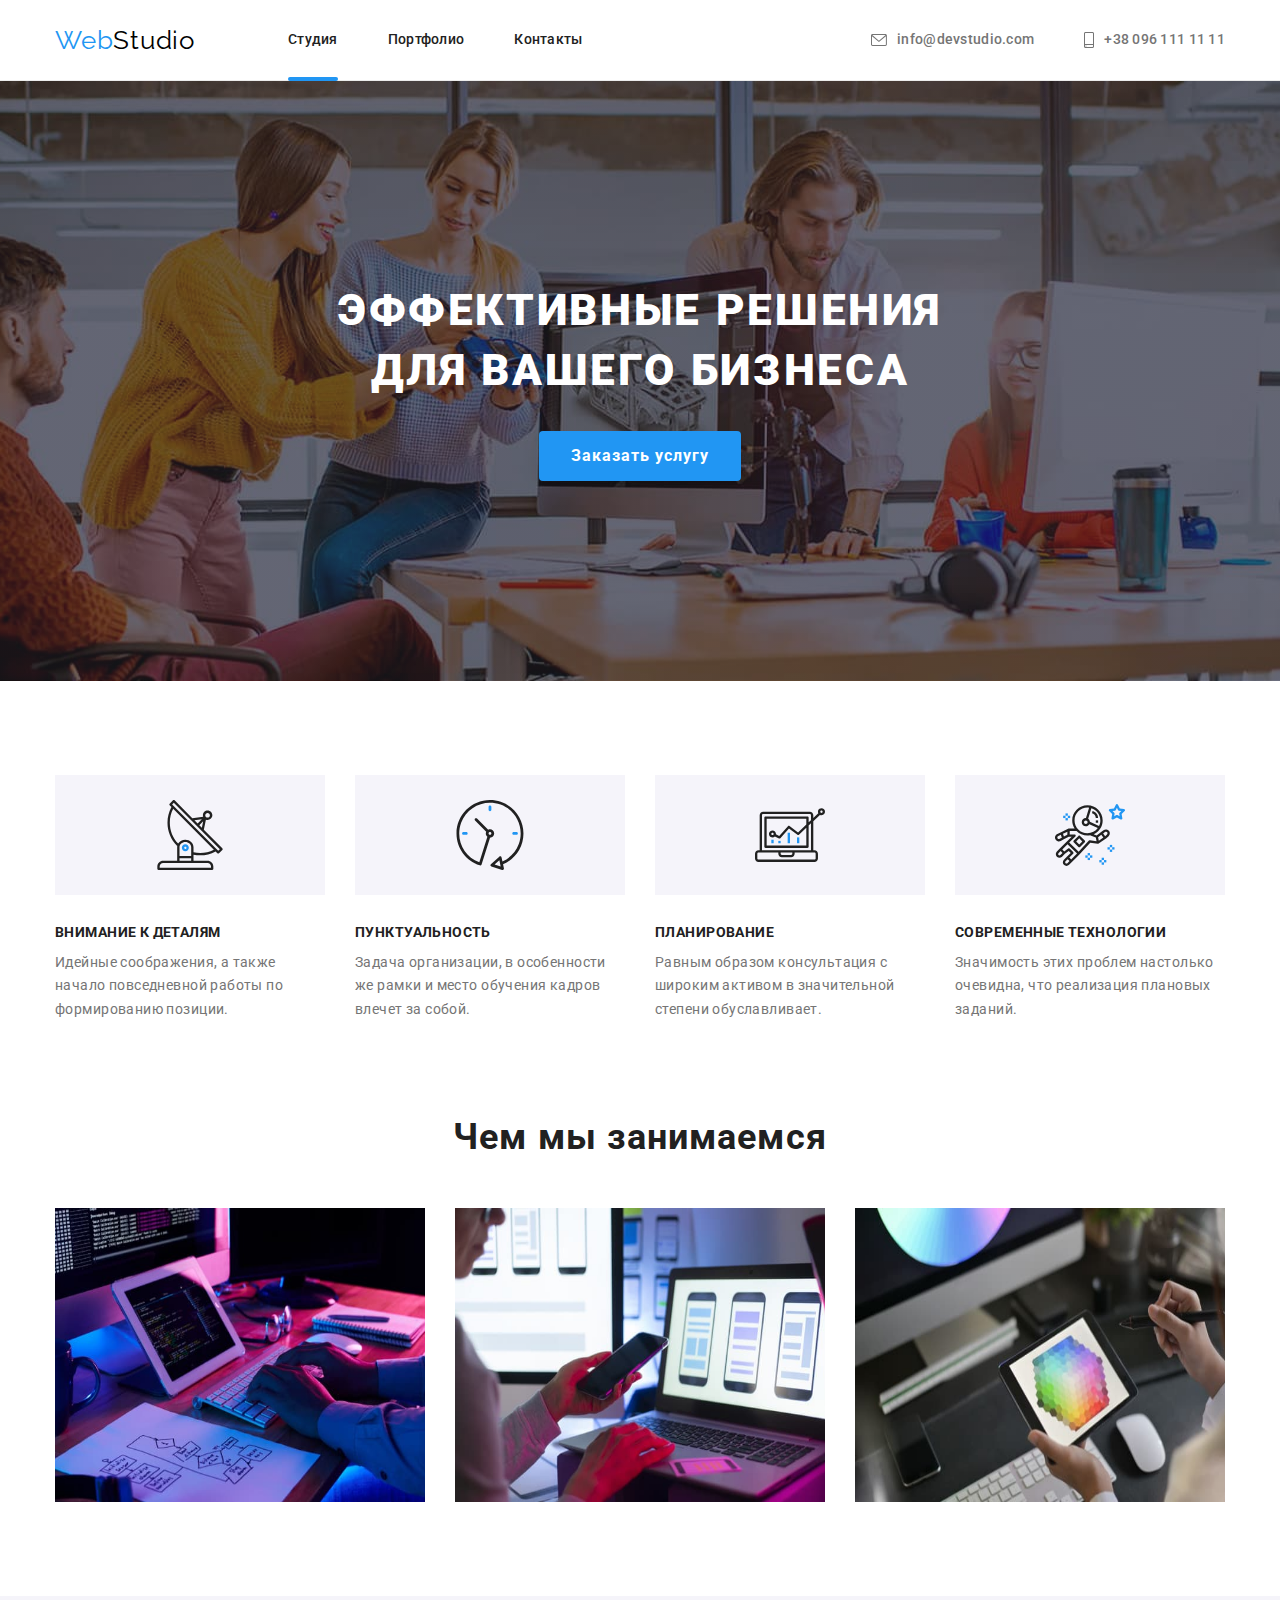
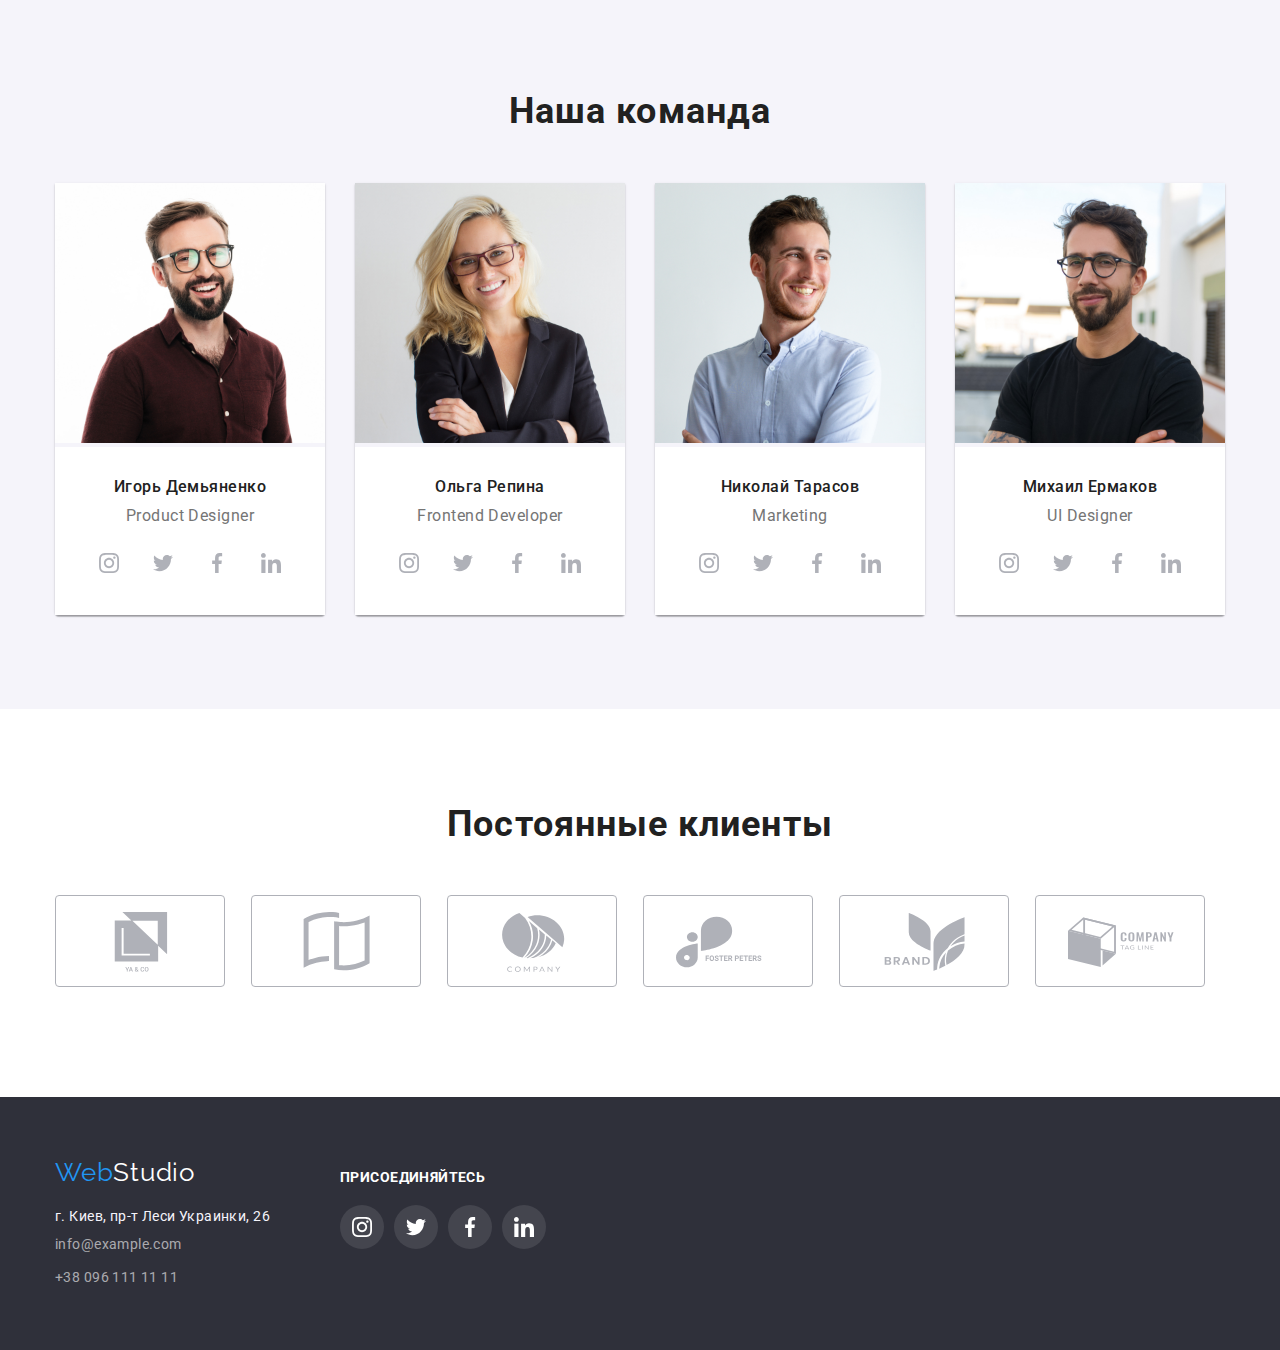
<file: index.html>
<!DOCTYPE html>
<html lang="ru">
  <head>
    <meta charset="UTF-8" />
    <meta http-equiv="X-UA-Compatible" content="IE=edge" />
    <meta name="viewport" content="width=device-width, initial-scale=1.0" />
    <title>goit-markup-hw-05</title>
    <link
      rel="stylesheet"
      href="https://cdnjs.cloudflare.com/ajax/libs/modern-normalize/1.1.0/modern-normalize.min.css"
    />
    <link rel="stylesheet" href="./css/style.css" />
    <link rel="preconnect" href="https://fonts.googleapis.com" />
    <link rel="preconnect" href="https://fonts.gstatic.com" crossorigin />
    <link
      href="https://fonts.googleapis.com/css2?family=Raleway:wght@700&family=Roboto:wght@400;500;700;900&display=swap"
      rel="stylesheet"
    />
  </head>
  <body>
    <header>
      <div class="container">
        <nav class="nav">
          <a href="index.html" class="link main-logo"
            ><span class="logo-highlighter">Web</span>Studio</a
          >
          <ul class="navbar list">
            <li class="nav-item">
              <a class="link current" href="./index.html"> Студия</a>
            </li>
            <li class="nav-item">
              <a class="link" href="./portfolio.html">Портфолио</a>
            </li>
            <li class="nav-item">
              <a class="link" href="#address">Контакты</a>
            </li>
          </ul>
        </nav>
        <div class="contacts">
          <ul class="contacts-list">
            <li>
              <a class="contacts-link" href="mailto:info@devstudio.com">
                <svg width="16" height="12" class="contacts-icon">
                  <use href="images/symbol-defs.svg#icon-mail"></use>
                </svg>
                info@devstudio.com
              </a>
            </li>
            <li>
              <a class="contacts-link" href="tel:+380961111111">
                <svg width="10" height="16" class="contacts-icon">
                  <use href="images/symbol-defs.svg#icon-phone"></use>
                </svg>
                +38 096 111 11 11
              </a>
            </li>
          </ul>
        </div>
      </div>
    </header>
    <main>
      <div class="backdrop is-hidden" data-modal>
        <div class="modal">
          <button class="close" data-modal-close></button>
        </div>
      </div>
      <main>
      <section class="hero">
        <div class="container">
          <h1 class="hero-titel">
            Эффективные решения <br />
            для вашего бизнеса
          </h1>
          <button class="button" type="button" data-modal-open>Заказать услугу</button>
        </div>
      </section>
      <section class="features">
        <div class="container">
          <ul class="feature list">
            <li class="feature-item">
              <div class="feature-item-box">
                <div class="feature-item-icon">
                  <svg width="70" height="70">
                    <use href="images/symbol-defs.svg#icon-antenna"></use>
                  </svg>
                </div>
                <div class="feature-box">
                  <h3 class="feature-name">Внимание к деталям</h3>
                  <p class="feature-description">
                    Идейные соображения, а также начало повседневной работы по
                    формированию позиции.
                  </p>
                </div>
              </div>
            </li>
            <li class="feature-item">
              <div class="feature-item-box">
                <div class="feature-item-icon">
                  <svg width="70" height="70">
                    <use href="images/symbol-defs.svg#icon-clock"></use>
                  </svg>
                </div>
                <h3 class="feature-name">Пунктуальность</h3>
                <p class="feature-description">
                  Задача организации, в особенности же рамки и место обучения
                  кадров влечет за собой.
                </p>
              </div>
            </li>
            <li class="feature-item">
              <div class="feature-item-box">
                <div class="feature-item-icon">
                  <svg width="70" height="70">
                    <use href="images/symbol-defs.svg#icon-diagram"></use>
                  </svg>
                </div>
                <h3 class="feature-name">Планирование</h3>
                <p class="feature-description">
                  Равным образом консультация с широким активом в значительной
                  степени обуславливает.
                </p>
              </div>
            </li>
            <li class="feature-item">
              <div class="feature-item-box">
                <div class="feature-item-icon">
                  <svg width="70" height="70">
                    <use href="images/symbol-defs.svg#icon-astronaut"></use>
                  </svg>
                </div>
                <h3 class="feature-name">Современные технологии</h3>
                <p class="feature-description">
                  Значимость этих проблем настолько очевидна, что реализация
                  плановых заданий.
                </p>
              </div>
            </li>
          </ul>
        </div>
      </section>
      <section class="our-mission">
        <div class="container">
          <h2 class="our-mission-name">Чем мы занимаемся</h2>
          <ul class="our-mission-image list">
            <li>
              <img
                src="images/workspacepc.jpg"
                alt="Workspace PC"
                width="370px"
                height="294px"
              />
            </li>
            <li>
              <img
                src="images/workspacephone.jpg"
                alt="Workspace Phone"
                width="370px"
                height="294px"
              />
            </li>
            <li>
              <img
                src="images/workspacetablet.jpg"
                alt="Workspace Tablet"
                width="370px"
                height="294px"
              />
            </li>
          </ul>
        </div>
      </section>
      <section class="our-team-section">
        <div class="container">
          <h2 class="our-team-name">Наша команда</h2>
          <ul class="our-team-list">
            <li class="our-team-member">
              <img
                src="images/productdesigner.jpg"
                alt="Product Designer Igor"
                width="270px"
              />
              <div class="member-data">
                <h3>Игорь Демьяненко</h3>
                <p>Product Designer</p>
                <div class="our-member-contacts">
                  <ul class="our-member-links">
                    <li>
                      <a href="https://instagram.com" class="link" target="_blank">
                      <svg class="our-member-links-icon" width="20" height="20">
                        <use
                          href="images/symbol-defs.svg#icon-instagram"
                        ></use>
                      </svg>
                    </a>
                    </li>
                    <li>
                      <a href="https://twitter.com" class="link" target="_blank">
                      <svg  class="our-member-links-icon" width="20" height="20">
                        <use href="images/symbol-defs.svg#icon-twitter"></use>
                      </svg>
                    </a>
                    </li>
                    <li>
                      <a href="https://facebook.com" class="link" target="_blank">
                      <svg  class="our-member-links-icon" width="20" height="20">
                        <use href="images/symbol-defs.svg#icon-facebook"></use>
                      </svg>
                    </a>
                    </li>
                    <li>
                      <a href="https://linkedin.com" class="link" target="_blank">
                      <svg  class="our-member-links-icon" width="20" height="20">
                        <use href="images/symbol-defs.svg#icon-linkedin"></use>
                      </svg>
                    </a>
                    </li>
                  </ul>
                </div>
              </div>
            </li>
            <li class="our-team-member">
              <img
                src="images/frontenddeveloper.jpg"
                alt="Frontend Developer Olga"
                width="270px"
              />
              <div class="member-data">
                <h3>Ольга Репина</h3>
                <p>Frontend Developer</p>
                <div class="our-member-contacts">
                  <ul class="our-member-links">
                    <li>
                      <a href="https://instagram.com" class="link" target="_blank">
                      <svg  class="our-member-links-icon" width="20" height="20">
                        <use
                          href="images/symbol-defs.svg#icon-instagram"
                        ></use>
                      </svg>
                      </a>
                    </li>
                    <li>
                      <a href="https://twitter.com" class="link" target="_blank">
                      <svg  class="our-member-links-icon" width="20" height="20">
                        <use href="images/symbol-defs.svg#icon-twitter"></use>
                      </svg>
                    </a>
                    </li>
                    <li>
                      <a href="https://facebook.com" class="link" target="_blank">
                      <svg  class="our-member-links-icon" width="20" height="20">
                        <use href="images/symbol-defs.svg#icon-facebook"></use>
                      </svg>
                    </a>
                    </li>
                    <li>
                      <a href="https://linkedin.com" class="link" target="_blank">
                      <svg  class="our-member-links-icon" width="20" height="20">
                        <use href="images/symbol-defs.svg#icon-linkedin"></use>
                      </svg>
                    </a>
                    </li>
                  </ul>
                </div>
              </div>
            </li>
            <li class="our-team-member">
              <img
                src="images/marketing.jpg"
                alt="Marketing Nikolai"
                width="270px"
              />
              <div class="member-data">
                <h3>Николай Тарасов</h3>
                <p>Marketing</p>
                <div class="our-member-contacts">
                  <ul class="our-member-links">
                    <li>
                      <a href="https://instagram.com" class="link" target="_blank">
                      <svg class="our-member-links-icon" width="20" height="20">
                        <use
                          href="images/symbol-defs.svg#icon-instagram"
                        ></use>
                      </a>
                      </svg>
                    </li>
                    <li>
                      <a href="https://twitter.com" class="link" target="_blank">
                      <svg class="our-member-links-icon" width="20" height="20">
                        <use href="images/symbol-defs.svg#icon-twitter"></use>
                      </svg>
                      </a>
                    </li>
                    <li>
                      <a href="https://facebook.com" class="link" target="_blank">
                      <svg class="our-member-links-icon" width="20" height="20">
                        <use href="images/symbol-defs.svg#icon-facebook"></use>
                      </svg>
                      </a>
                    </li>
                    <li>
                      <a href="https://linkedin.com" class="link" target="_blank">
                      <svg class="our-member-links-icon" width="20" height="20">
                        <use href="images/symbol-defs.svg#icon-linkedin"></use>
                      </svg>
                      </a>
                    </li>
                  </ul>
                </div>
              </div>
            </li>
            <li class="our-team-member">
              <img
                src="images/uidesigner.jpg"
                alt="UI Designer Michael"
                width="270px"
              />
              <div class="member-data">
                <h3>Михаил Ермаков</h3>
                <p>UI Designer</p>
                <div class="our-member-contacts">
                  <ul class="our-member-links">
                    <li>
                      <a href="https://instagram.com" class="link" target="_blank">
                      <svg class="our-member-links-icon" width="20" height="20">
                        <use
                          href="images/symbol-defs.svg#icon-instagram"
                        ></use>
                      </a>
                      </svg>
                    </li>
                    <li>
                      <a href="https://twitter.com" class="link" target="_blank">
                      <svg class="our-member-links-icon" width="20" height="20">
                        <use href="images/symbol-defs.svg#icon-twitter"></use>
                      </svg>
                      </a>
                    </li>
                    <li>
                      <a href="https://facebook.com" class="link" target="_blank">
                      <svg class="our-member-links-icon" width="20" height="20">
                        <use href="images/symbol-defs.svg#icon-facebook"></use>
                      </svg>
                      </a>
                    </li>
                    <li>
                      <a href="https://linkedin.com" class="link" target="_blank">
                      <svg class="our-member-links-icon" width="20" height="20">
                        <use href="images/symbol-defs.svg#icon-linkedin"></use>
                      </svg>
                      </a>
                    </li>
                  </ul>
                </div>
              </div>
            </li>
          </ul>
        </div>
      </section>
      <section class="our-clients-section">
        <div class="container">
          <h2 class="our-clients-name">Постоянные клиенты</h2>
          <ul class="our-clients-list">
<li>
  <a href="*" class="link" target="_blank">
    <svg class="our-clients-links-icon" width="106" height="60">
      <use href="images/symbol-defs.svg#icon-company1"></use>
    </svg>
    </a>
</li>
<li>
  <a href="*" class="link" target="_blank">
    <svg class="our-clients-links-icon" width="106" height="60">
      <use href="images/symbol-defs.svg#icon-company2"></use>
    </svg>
    </a>
</li>
<li>
  <a href="*" class="link" target="_blank">
    <svg class="our-clients-links-icon" width="106" height="60">
      <use href="images/symbol-defs.svg#icon-company3"></use>
    </svg>
    </a>
</li>
                            <li>
  <a href="*" class="link" target="_blank">
    <svg class="our-clients-links-icon" width="106" height="60">
      <use href="images/symbol-defs.svg#icon-company4"></use>
    </svg>
    </a>
</li>
<li>
  <a href="*" class="link" target="_blank">
    <svg class="our-clients-links-icon" width="106" height="60">
      <use href="images/symbol-defs.svg#icon-company5"></use>
    </svg>
    </a>
</li>
<li>
  <a href="*" class="link" target="_blank">
    <svg class="our-clients-links-icon" width="106" height="60">
      <use href="images/symbol-defs.svg#icon-company6"></use>
    </svg>
    </a>
</li>
          </ul>
            </div>
            </section>
    </main>
    <footer>
      <div class="container">
        <div class="footer-box">
        <div class="footer-contacts">
        <a href="index.html" class="main-logo-footer"
          ><span class="logo-highlighter">Web</span>Studio</a
        >
        <address class="address-footer">
          <p class="location">г. Киев, пр-т Леси Украинки, 26</p>
          <ul class="contacts-footer list">
            <li><a href="mailto:info@example.com">info@example.com</a></li>
            <li><a href="tel:+380961111111">+38 096 111 11 11</a></li>
          </ul>
        </address>
      </div>
        <div class="join-us">
          <h3>ПРИСОЕДИНЯЙТЕСЬ</h3>
          <ul class="our-social-links">
            <li>
              <a href="https://instagram.com" class="link" target="_blank">
              <svg class="our-links-icon" width="20" height="20">
                <use
                  href="images/symbol-defs.svg#icon-instagram"
                ></use>
              </a>
              </svg>
            </li>
            <li>
              <a href="https://twitter.com" class="link" target="_blank">
              <svg class="our-links-icon" width="20" height="20">
                <use href="images/symbol-defs.svg#icon-twitter"></use>
              </svg>
              </a>
            </li>
            <li>
              <a href="https://facebook.com" class="link" target="_blank">
              <svg class="our-links-icon" width="20" height="20">
                <use href="images/symbol-defs.svg#icon-facebook"></use>
              </svg>
              </a>
            </li>
            <li>
              <a href="https://linkedin.com" class="link" target="_blank">
              <svg class="our-links-icon" width="20" height="20">
                <use href="images/symbol-defs.svg#icon-linkedin"></use>
              </svg>
              </a>
            </li>
          </ul>
        </div>
      </div>
    </div>
    </li>
  </ul>
        </div>
      </div>
    </footer>
    <script src="./js/modal.js"></script>
  </body>
</html>
</file>
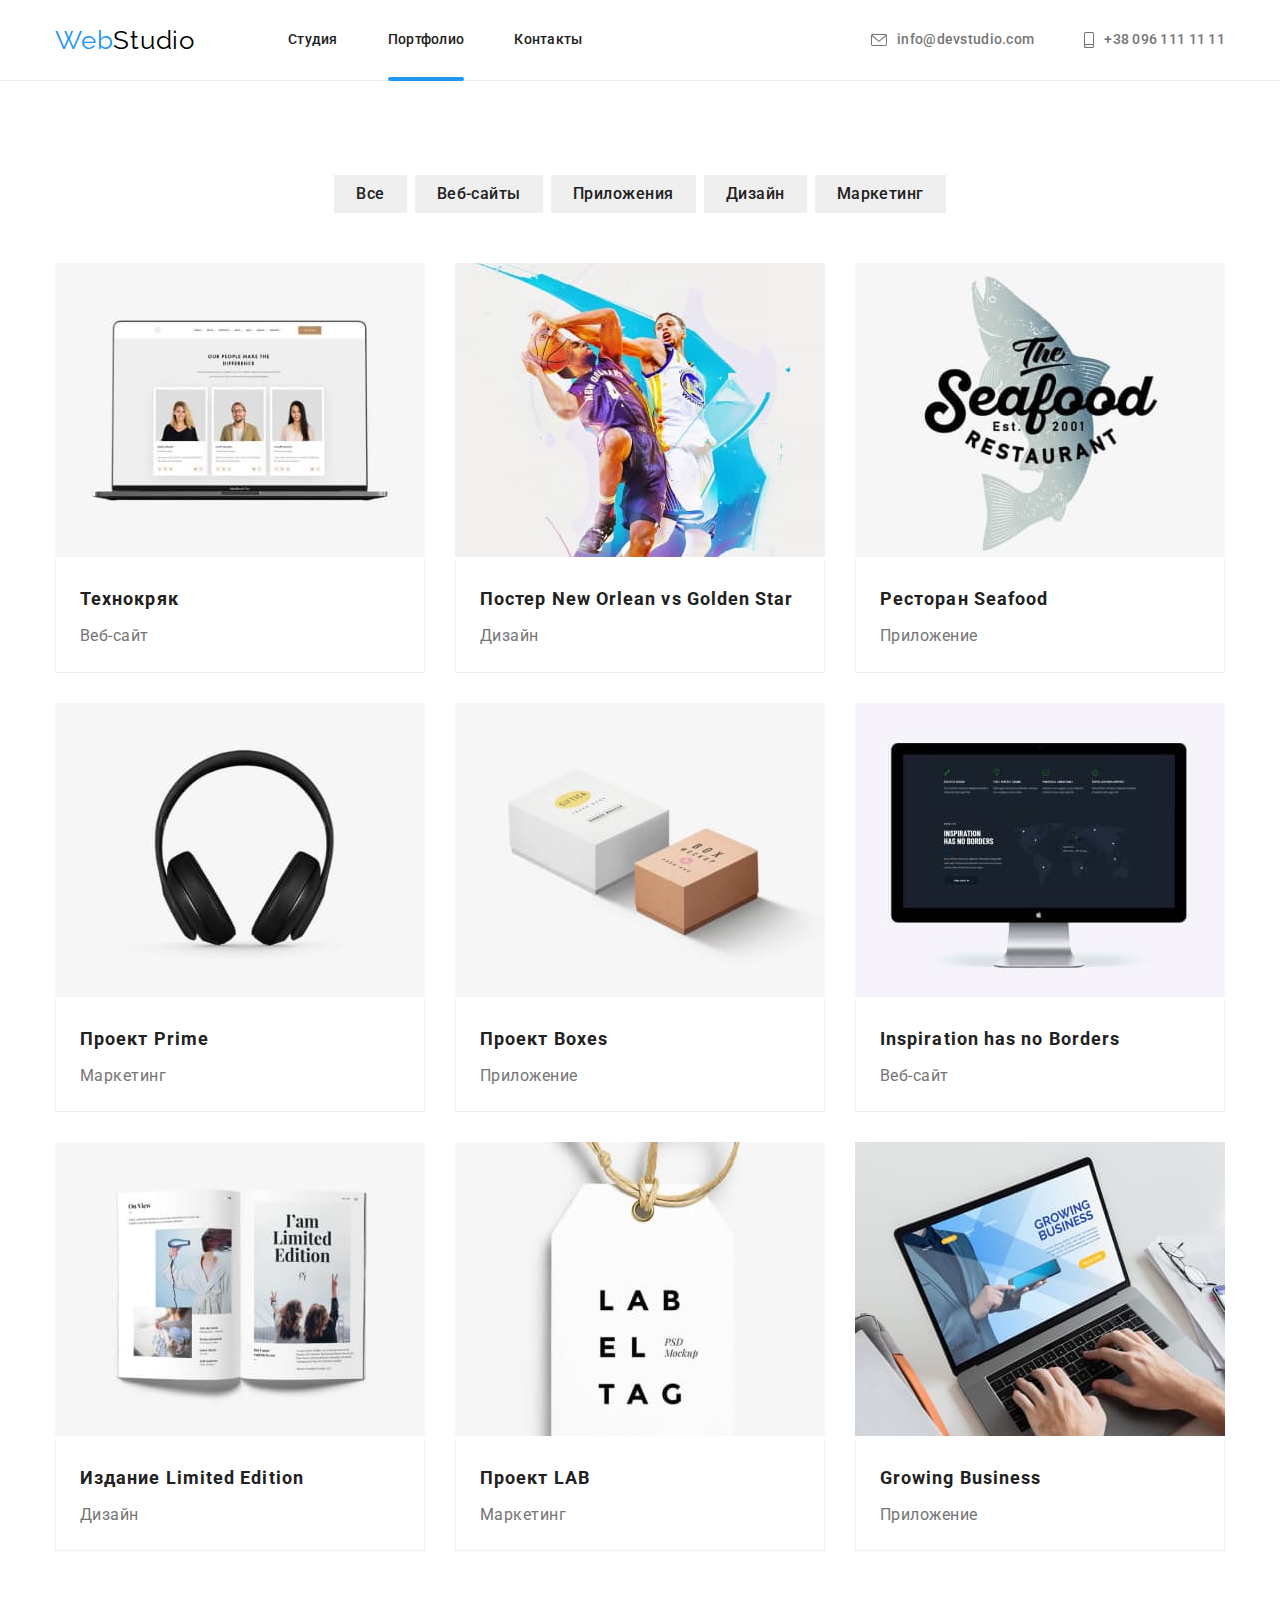
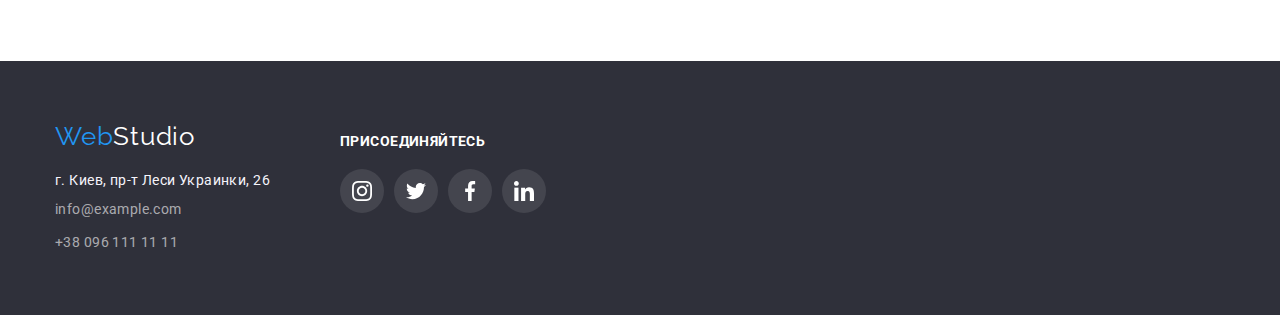
<file: portfolio.html>
<!DOCTYPE html>
<html lang="ru">
  <head>
    <meta charset="UTF-8" />
    <meta http-equiv="X-UA-Compatible" content="IE=edge" />
    <meta name="viewport" content="width=device-width, initial-scale=1.0" />
    <title>goit-markup-hw-05</title>
    <link
      rel="stylesheet"
      href="https://cdnjs.cloudflare.com/ajax/libs/modern-normalize/1.1.0/modern-normalize.min.css"
    />
    <link rel="stylesheet" href="./css/style.css" />
    <link rel="preconnect" href="https://fonts.googleapis.com" />
    <link rel="preconnect" href="https://fonts.gstatic.com" crossorigin />
    <link
      href="https://fonts.googleapis.com/css2?family=Raleway:wght@700&family=Roboto:wght@400;500;700;900&display=swap"
      rel="stylesheet"
    />
  </head>
  <body>
    <header>
      <div class="container">
        <nav class="nav">
          <a href="index.html" class="link main-logo"
            ><span class="logo-highlighter">Web</span>Studio</a
          >
          <ul class="navbar list">
            <li class="nav-item">
              <a class="link" href="./index.html"> Студия</a>
            </li>
            <li class="nav-item">
              <a class="link current" href="./portfolio.html">Портфолио</a>
            </li>
            <li class="nav-item">
              <a class="link" href="#address">Контакты</a>
            </li>
          </ul>
        </nav>
        <div class="contacts">
          <ul class="contacts-list">
            <li>
              <a class="contacts-link" href="mailto:info@devstudio.com">
                <svg width="16" height="12" class="contacts-icon">
                  <use href="images/symbol-defs.svg#icon-mail"></use>
                </svg>
                info@devstudio.com
              </a>
            </li>
            <li>
              <a class="contacts-link" href="tel:+380961111111">
                <svg width="10" height="16" class="contacts-icon">
                  <use href="images/symbol-defs.svg#icon-phone"></use>
                </svg>
                +38 096 111 11 11
              </a>
            </li>
          </ul>
        </div>
      </div>
    </header>
    <main>
      <section class="project-section">
        <div class="container">
          <ul class="portfolio-button list">
            <li>
              <button type="button" class="portfolio-button-filter">Все</button>
            </li>
            <li>
              <button type="button" class="portfolio-button-filter">
                Веб-сайты
              </button>
            </li>
            <li>
              <button type="button" class="portfolio-button-filter">
                Приложения
              </button>
            </li>
            <li>
              <button type="button" class="portfolio-button-filter">
                Дизайн
              </button>
            </li>
            <li>
              <button type="button" class="portfolio-button-filter">
                Маркетинг
              </button>
            </li>
          </ul>
          <ul class="projects list">
            <li>
              <div class="gallery-card-thumb">
                <img src="images/project1.jpg" alt="Project 1" width="370px" />
                <div class="gallery-card-info">
                  <p class="gallery-card-info-text">
                    Ресурс предлагает комплексные предложения с разным уровнем функционала и сервисов. Все это позволит посетителю получить исчерпывающие сведения о компании или частном лице.
                  </p>
              </div>
              </div>
              <div class="project-data">
                <h3>Технокряк</h3>
                <p>Веб-сайт</p>
              </div>
            </li>
            <li>
              <div class="gallery-card-thumb">
                <img src="images/project2.jpg" alt="Project 2" width="370px" />
                <div class="gallery-card-info">
                  <p class="gallery-card-info-text">
                    Ресурс предлагает комплексные предложения с разным уровнем функционала и сервисов. Все это позволит посетителю получить исчерпывающие сведения о компании или частном лице.
                  </p>
              </div>
              </div>
              <div class="project-data">
                <h3>Постер New Orlean vs Golden Star</h3>
                <p>Дизайн</p>
              </div>
            </li>
            <li>
              <div class="gallery-card-thumb">
                <img src="images/project3.jpg" alt="Project 3" width="370px" />
                <div class="gallery-card-info">
                  <p class="gallery-card-info-text">
                    Ресурс предлагает комплексные предложения с разным уровнем функционала и сервисов. Все это позволит посетителю получить исчерпывающие сведения о компании или частном лице.
                  </p>
              </div>
              </div>
              <div class="project-data">
                <h3>Ресторан Seafood</h3>
                <p>Приложение</p>
              </div>
            </li>
            <li>
              <div class="gallery-card-thumb">
                <img src="images/project4.jpg" alt="Project 4" width="370px" />
                <div class="gallery-card-info">
                  <p class="gallery-card-info-text">
                    Ресурс предлагает комплексные предложения с разным уровнем функционала и сервисов. Все это позволит посетителю получить исчерпывающие сведения о компании или частном лице.
                  </p>
              </div>
              </div>
              <div class="project-data">
                <h3>Проект Prime</h3>
                <p>Маркетинг</p>
              </div>
            </li>
            <li>
              <div class="gallery-card-thumb">
                <img src="images/project5.jpg" alt="Project 5" width="370px" />
                <div class="gallery-card-info">
                  <p class="gallery-card-info-text">
                    Ресурс предлагает комплексные предложения с разным уровнем функционала и сервисов. Все это позволит посетителю получить исчерпывающие сведения о компании или частном лице.
                  </p>
              </div>
              </div>
              <div class="project-data">
                <h3>Проект Boxes</h3>
                <p>Приложение</p>
              </div>
            </li>
            <li>
              <div class="gallery-card-thumb">
                <img src="images/project6.jpg" alt="Project 6" width="370px" />
                <div class="gallery-card-info">
                  <p class="gallery-card-info-text">
                    Ресурс предлагает комплексные предложения с разным уровнем функционала и сервисов. Все это позволит посетителю получить исчерпывающие сведения о компании или частном лице.
                  </p>
              </div>
              </div>
              <div class="project-data">
                <h3>Inspiration has no Borders</h3>
                <p>Веб-сайт</p>
              </div>
            </li>
            <li>
              <div class="gallery-card-thumb">
                <img src="images/project7.jpg" alt="Project 7" width="370px" />
                <div class="gallery-card-info">
                  <p class="gallery-card-info-text">
                    Ресурс предлагает комплексные предложения с разным уровнем функционала и сервисов. Все это позволит посетителю получить исчерпывающие сведения о компании или частном лице.
                  </p>
              </div>
              </div>
              <div class="project-data">
                <h3>Издание Limited Edition</h3>
                <p>Дизайн</p>
              </div>
            </li>
            <li>
              <div class="gallery-card-thumb">
                <img src="images/project8.jpg" alt="Project 8" width="370px" />
                <div class="gallery-card-info">
                  <p class="gallery-card-info-text">
                    Ресурс предлагает комплексные предложения с разным уровнем функционала и сервисов. Все это позволит посетителю получить исчерпывающие сведения о компании или частном лице.
                  </p>
              </div>
              </div>
              <div class="project-data">
                <h3>Проект LAB</h3>
                <p>Маркетинг</p>
              </div>
            </li>
            <li>
              <div class="gallery-card-thumb">
                <img src="images/project9.jpg" alt="Project 9" width="370px" />
                <div class="gallery-card-info">
                  <p class="gallery-card-info-text">
                    Ресурс предлагает комплексные предложения с разным уровнем функционала и сервисов. Все это позволит посетителю получить исчерпывающие сведения о компании или частном лице.
                  </p>
              </div>
              </div>
              <div class="project-data">
                <h3>Growing Business</h3>
                <p>Приложение</p>
              </div>
            </li>
          </ul>
        </div>
      </section>
    </main>
    <footer>
      <div class="container">
        <div class="footer-box">
        <div class="footer-contacts">
        <a href="index.html" class="main-logo-footer"
          ><span class="logo-highlighter">Web</span>Studio</a
        >
        <address class="address-footer">
          <p class="location">г. Киев, пр-т Леси Украинки, 26</p>
          <ul class="contacts-footer list">
            <li><a href="mailto:info@example.com">info@example.com</a></li>
            <li><a href="tel:+380961111111">+38 096 111 11 11</a></li>
          </ul>
        </address>
      </div>
        <div class="join-us">
          <h3>ПРИСОЕДИНЯЙТЕСЬ</h3>
          <ul class="our-social-links">
            <li>
              <a href="https://instagram.com" class="link" target="_blank">
              <svg class="our-links-icon" width="20" height="20">
                <use
                  href="images/symbol-defs.svg#icon-instagram"
                ></use>
              </a>
              </svg>
            </li>
            <li>
              <a href="https://twitter.com" class="link" target="_blank">
              <svg class="our-links-icon" width="20" height="20">
                <use href="images/symbol-defs.svg#icon-twitter"></use>
              </svg>
              </a>
            </li>
            <li>
              <a href="https://facebook.com" class="link" target="_blank">
              <svg class="our-links-icon" width="20" height="20">
                <use href="images/symbol-defs.svg#icon-facebook"></use>
              </svg>
              </a>
            </li>
            <li>
              <a href="https://linkedin.com" class="link" target="_blank">
              <svg class="our-links-icon" width="20" height="20">
                <use href="images/symbol-defs.svg#icon-linkedin"></use>
              </svg>
              </a>
            </li>
          </ul>
        </div>
      </div>
    </div>
    </li>
  </ul>
        </div>
      </div>
    </footer>
  </body>
</html>
</file>
<file: css/style.css>
/* Global styles */

:root {
  --primary-text-color: #757575;
  --primary-bg-color: #ffffff;
  --secondary-bg-color: #f5f4fa;
  --footer-hero-bg-color: #2f303a;
  --titel-link-color: #212121;
  --secondary-link-color: #757575;
  --accent-color: #2196f3;
  --logo-up-color: #000000;
  --logo-down-color: #ffffff;
  --address-color: #ffffff;
  --address-secondary-color: rgba(255, 255, 255, 0.6);
  --client-company-icon: #afb1b8;
}

body {
  background-color: #fff;
  font-family: "Roboto", "Raleway", sans-serif;
  color: var(--primary-text-color);
}

a {
  text-decoration: none;
}

.list {
  list-style-type: none;
}

.hero,
footer {
  background-color: var(--footer-hero-bg-color);
}

.container {
  margin-right: auto;
  margin-left: auto;
  width: 1200px;
  padding-left: 15px;
  padding-right: 15px;
}

.container h1{
  padding-bottom: 30px;
}


/* Header styles */

header {
  border-bottom: 1px solid #ececec;
}

header > .container {
  display: flex;
  justify-content: space-between;
  align-items: center;
}

nav {
  display: flex;
  align-items: center;
}

.nav > .list {
  display: flex;
  justify-content: space-between;
}

.main-logo {
  font-family: Raleway;
  font-weight: normal;
  font-size: 26px;
  line-height: 1.19;
  letter-spacing: 0.03em;
  color: var(--logo-up-color);

  margin-right: 93px;
}

.logo-highlighter {
  color: var(--accent-color);
}

.navbar {
  display: flex;
  padding: 0px;
  margin: 0px;
}

.nav-item:not(:last-child) {
  margin-right: 50px;
}

.nav-item a {
  font-weight: 500;
  font-size: 14px;
  line-height: 1.14;
  letter-spacing: 0.02em;
  color: var(--titel-link-color);

  display: block;
  padding-top: 32px;
  padding-bottom: 32px;
  position: relative;
}

.nav-item a:hover,
.nav-item a:focus,
.contacts a:hover,
.contacts a:focus,
.contacts-footer a:hover,
.contacts-footer a:focus {
  color: var(--accent-color);

  transition: 250ms cubic-bezier(0.4, 0, 0.2, 1);
}

.nav > .navbar .link.current::after {
  content: "";
  position: absolute;
  bottom: -1px;
  left: 0;
  opacity: 1;
  width: 100%;
  height: 4px;
  background-color: var(--accent-color);
  border-radius: 2px;

}

.nav-item a::after {
  content: "";
  bottom: -1px;
  left: 0;
  width: 100%;
  height: 4px;
  background-color: var(--accent-color);
  border-radius: 2px;
  position: absolute;
  opacity: 0;

  transition: 250ms cubic-bezier(0.4, 0, 0.2, 1);
}

.nav-item a:hover::after {
  opacity: 1;

  transition: 250ms cubic-bezier(0.4, 0, 0.2, 1);
}

.contacts {
  display: flex;
}

.contacts a {
  font-size: 14px;
  line-height: 1.14;
  letter-spacing: 0.02em;
  color: var(--primary-text-color);
  font-weight: 500;

  padding-top: 32px;
  padding-bottom: 32px;
}

.contacts-list li:not(:last-child) {
  margin-right: 50px;
}

.contacts-icon {
  margin-right: 10px;

  fill: var(--primary-text-color);
}

.contacts-list {
  display: flex;
  list-style-type: none;
  margin: 0px;
  padding: 0px;
}

.contacts-list a {
  display: flex;
  align-items: center;
}

.contacts-link:hover .contacts-icon {
  fill: var(--accent-color);

  transition: 250ms cubic-bezier(0.4, 0, 0.2, 1);
}

.contacts-link:focus .contacts-icon {
  fill: var(--accent-color);

  transition: 250ms cubic-bezier(0.4, 0, 0.2, 1);
}

/* Hero styles */

.hero {
  padding-top: 200px;
  padding-bottom: 200px;

  background-image: linear-gradient(
      to right,
      rgba(47, 48, 58, 0.4),
      rgba(47, 48, 58, 0.4)
    ),
    url(../images/herobackground.jpg);
  background-size: cover;
  background-position: center;
  max-width: 1600px;
  margin: auto;
}

.hero > .container {
  display: flex;
  justify-content: center;
  flex-direction: column;
  align-items: center;
}

.hero h1 {
  font-weight: 900;
  font-size: 44px;
  line-height: 1.36;
  text-align: center;
  letter-spacing: 0.06em;
  text-transform: uppercase;
  color: var(--primary-bg-color);

  width: 696px;
  margin: 0px;
}

.order {
  font-weight: bold;
  font-size: 16px;
  line-height: 1.88;
  display: flex;
  align-items: center;
  text-align: center;
  letter-spacing: 0.06em;
  cursor: pointer;
  color: var(--primary-bg-color);
  background: var(--accent-color);
  border: none;
  border-radius: 4px;

  margin-top: 30px;
  padding: 10px 32px;
}

.backdrop {
  top: 0;
  left: 0;
  width: 100%;
  height: 100%;
  background-color: rgba(0, 0, 0, 0.2);

  transition: 250ms cubic-bezier(0.4, 0, 0.2, 1);
}

.backdrop.is-hidden {
  opacity: 0;
  pointer-events: none;
}

.modal {
  position: absolute;
  z-index: 999;
  top: 50%;
  left: 50%;
  transform: translate(-50%, -50%);
  display: flex;
  justify-content: flex-end;
  align-items: flex-start;
  opacity: 1;

  min-height: 581px;
  min-width: 528px;
  background-color: #fff;

}


.close {
  min-width: 30px;
  min-height: 30px;
  padding: 0;
  border: none;
  margin-top: 8px;
  margin-right: 8px;
  background-color: transparent;
  background-image: url(../images/close.svg);
}

.button {
  padding: 10px 32px;
  border: none;
  border-radius: 4px;
  box-shadow: 0px 4px 4px rgba(0, 0, 0, 0.15);

  color: var(--primary-bg-color);
  background-color: var(--accent-color);

  font-family: inherit;
  font-weight: 700;
  font-size: 16px;
  line-height: 1.87;
  letter-spacing: 0.06em;

  transition: color 250ms cubic-bezier(0.4, 0, 0.2, 1);
  background-color: 250ms cubic-bezier(0.4, 0, 0.2, 1);
}

/* Features styles */

.project-section {
  padding: 94px 0px 94px;
}

.container .portfolio-button {
  padding: 0px;
  margin: 0px;
  display: flex;
  justify-content: center;
}

.features {
  padding-top: 94px;
  padding-bottom: 94px;
}

.feature {
  display: flex;
  justify-content: space-between;
  margin: 0px;
  padding: 0px;
}

.our-member-links {
  display: flex;
  list-style-type: none;
  margin: auto;
  padding: 0px;
  justify-content: center;
}

.our-member-contacts {
  margin-top: 16px;
}

.our-member-links li {
  display: inline-block;
  width: 44px;
  height: 44px;
}

.our-member-links .link {
  display: flex;
  align-items: center;
  width: 44px;
  height: 44px;
}

.our-member-links .link:focus {
  background-color: var(--accent-color);
  border-radius: 50%;
  transition: 250ms cubic-bezier(0.4, 0, 0.2, 1);
}

.link:focus .our-member-links-icon {
  fill: var(--address-color);
  transition: 250ms cubic-bezier(0.4, 0, 0.2, 1);
}

.our-member-links li + li {
  margin-left: 10px;
}

.our-member-links li:hover {
  background-color: var(--accent-color);
  border-radius: 50%;

  transition: 250ms cubic-bezier(0.4, 0, 0.2, 1);
}


.our-member-links li{
  transition: 250ms cubic-bezier(0.4, 0, 0.2, 1);
}

.our-member-links li:hover .our-member-links-icon {
  fill: var(--address-color);

  transition: 250ms cubic-bezier(0.4, 0, 0.2, 1);
}

.our-member-links li svg {
  fill: var(--client-company-icon);
  margin: 12px;
}

.link:focus .our-clients-links-icon {
  fill: var(--accent-color);
  transition: 250ms cubic-bezier(0.4, 0, 0.2, 1);
}

.feature-item-icon {
  display: flex;
  justify-content: center;
  align-items: center;
  
  margin-bottom: 30px;
  background-color: var(--secondary-bg-color);
  height: 120px;
}

.feature-item {
  width: 270px;
}

.feature-name {
  font-size: 14px;
  line-height: 1.14;
  letter-spacing: 0.03em;
  text-transform: uppercase;
  color: var(--titel-link-color);

  margin: 0px 0px 10px;
}

.feature-description {
  font-weight: normal;
  font-size: 14px;
  line-height: 1.71;
  letter-spacing: 0.03em;
  color: var(--primary-text-color);

  margin: 0px;
}

/* Our mission styles */

.our-mission {
  padding-bottom: 94px;
}

.our-mission-name {
  font-size: 36px;
  line-height: 1.17;
  text-align: center;
  letter-spacing: 0.03em;
  color: var(--titel-link-color);

  margin: 0px;
  display: block;
}

.our-mission-image {
  display: flex;
  justify-content: space-between;
  padding: 0px;
  margin: 50px auto 0px;
}

.our-mission-image li {
  line-height: 0px;
}

/* "our-team-list"am styles */

.our-team-section {
  padding-top: 94px;
  padding-bottom: 94px;

  background-color: var(--secondary-bg-color);
}

.our-team-list {
  display: flex;
  justify-content: space-between;
  margin: 0px;
  padding: 0px;
  list-style-type: none;
}

.our-team-name {
  font-size: 36px;
  line-height: 1.17;
  text-align: center;
  letter-spacing: 0.03em;
  color: var(--titel-link-color);

  margin: 0px auto 50px;
}

.our-team-member {
  box-shadow: 0px 1px 3px rgb(0 0 0 / 12%), 0px 1px 1px rgb(0 0 0 / 14%),
    0px 2px 1px rgb(0 0 0 / 20%);
  border-radius: 0px 0px 4px 4px;
}

.member-data {
  padding: 30px 0px 30px;
  background-color: var(--address-color);
}

.our-team-member h3 {
  font-weight: 500;
  font-size: 16px;
  line-height: 1.19;
  text-align: center;
  letter-spacing: 0.03em;
  color: var(--titel-link-color);

  margin: 0px;
  margin-bottom: 10px;
}

.our-team-member p {
  line-height: 1.19;
  text-align: center;
  letter-spacing: 0.03em;
  color: var(--primary-text-color);

  margin: 0px;
}

/* Our clients styles */

.our-clients-section {
  padding-top: 94px;
  padding-bottom: 94px;
}

.our-clients-name {
  font-size: 36px;
  line-height: 1.17;
  text-align: center;
  letter-spacing: 0.03em;
  color: var(--titel-link-color);

  margin: 0px auto 50px;
}

.our-clients-list {
  display: flex;
  list-style-type: none;
  padding: 0px;
}

.our-clients-list li {
  display: flex;
  width: 170px;
  height: 92px;

  border: 1px solid #afb1b8;
  border-radius: 4px;
  transition: 250ms cubic-bezier(0.4, 0, 0.2, 1);
}

.our-clients-list li + li {
  margin-left: 26px;
}

.our-clients-links-icon {
  margin: 16px 32px;
  fill: var(--client-company-icon);
  transition: 250ms cubic-bezier(0.4, 0, 0.2, 1);
}

.our-clients-list li:hover .our-clients-links-icon{
  fill: var(--accent-color);
  transition: 250ms cubic-bezier(0.4, 0, 0.2, 1);
}

.our-clients-list li:hover{
  border: 1px solid var(--accent-color);
  transition: 250ms cubic-bezier(0.4, 0, 0.2, 1);
}


/* Footer styles */

footer {
  padding: 60px 0px 60px;
}

footer .container {
  display: flex;
  flex-direction: column;
}

.main-logo-footer {
  font-family: Raleway;
  font-size: 26px;
  line-height: 1.19;
  letter-spacing: 0.03em;
  color: var(--logo-down-color);
}

.location {
  font-style: normal;
  font-size: 14px;
  line-height: 1.17;
  letter-spacing: 0.03em;
  color: var(--secondary-bg-color);

  margin: 20px auto 0px;
}

.contacts-footer {
  padding: 0px;
  margin: 9px auto 0px;
}

.contacts-footer a {
  font-style: normal;
  font-size: 14px;
  line-height: 1.71;
  letter-spacing: 0.03em;
  color: var(--address-secondary-color);
}

.contacts-footer li:last-child {
  margin-top: 9px;
}

.our-social-links {
  display: flex;
  list-style-type: none;
  padding: 0px;
  margin: 0px;
}

.our-social-links li {
  display: flex;
  width: 44px;
  height: 44px;
  margin: 0px;
  border-radius: 50%;
  background-color: rgba(255, 255, 255, 0.1);
}

.our-social-links li + li {
  margin-left: 10px;
}

.our-social-links li svg {
  margin: 12px;
  fill: var(--address-color);
}

.our-social-links li:hover {
  background-color: var(--accent-color);

  transition: 250ms cubic-bezier(0.4, 0, 0.2, 1);
}

.our-social-links .link:focus {
  background-color: var(--accent-color);
  border-radius: 50%;
  transition: 250ms cubic-bezier(0.4, 0, 0.2, 1);
}

.link:focus .our-links-icon {
  fill: var(--address-color);
  transition: 250ms cubic-bezier(0.4, 0, 0.2, 1);

}

.join-us {
  padding-top: 12px;
  padding-left: 70px;
}

.join-us h3 {
  font-weight: 700;
  font-size: 14px;
  line-height: 16px;
  letter-spacing: 0.03em;
  color: var(--address-color);

  margin: 0px;
  margin-bottom: 20px;
}

.footer-box {
  display: flex;
}

/* Portfolio styles */

.portfolio-button li + li {
  margin-left: 8px;
}

.portfolio-button-filter {
  font-family: inherit;
  font-size: 16px;
  font-weight: 500;
  line-height: 1.63;
  letter-spacing: 0.03em;
  cursor: pointer;
  border: none;
  color: var(--titel-link-color);

  padding: 6px 22px;
  transition: 250ms cubic-bezier(0.4, 0, 0.2, 1);
}

.portfolio-button-filter:hover,
.portfolio-button-filter:focus {
  font-family: inherit;
  background: var(--accent-color);
  box-shadow: 0px 3px 1px rgba(0, 0, 0, 0.1), 0px 1px 2px rgba(0, 0, 0, 0.08),
    0px 2px 2px rgba(0, 0, 0, 0.12);
  border-radius: 4px;
  border: none;
  line-height: 1.63;
  text-align: center;
  letter-spacing: 0.03em;
  color: var(--primary-bg-color);

  transition: 250ms cubic-bezier(0.4, 0, 0.2, 1);
}

.projects {
  display: flex;
  flex-wrap: wrap;
  justify-content: center;
  padding: 0px;
  margin-top: 0px;

  padding-top: 50px;
}

.projects li {
  position: relative;
}

.projects li:hover {
  box-shadow: 1px 4px 6px rgba(0, 0, 0, 0.16), 0px 4px 4px rgba(0, 0, 0, 0.06),
    0px 1px 1px rgba(0, 0, 0, 0.12);

  transition: 250ms cubic-bezier(0.4, 0, 0.2, 1);
}

.projects li:not(:nth-last-child(-n + 3)) {
  margin-bottom: 30px;
}

.projects li:not(:nth-child(3n + 3)) {
  margin-right: 30px;
}

.project-data {
  padding: 20px 24px 20px 24px;

  border: solid 1px #eeeeee;
  border-top: 0;
}

.projects h3 {
  font-size: 18px;
  line-height: 2;
  letter-spacing: 0.06em;
  color: var(--titel-link-color);

  margin: 0px 0px 4px 0px;
}

.project-data p {
  line-height: 1.88;
  letter-spacing: 0.03em;
  color: var(--primary-text-color);

  margin: 0px;
}

.gallery-card-thumb {
  position: relative;
  overflow: hidden;
}

.gallery-card-info {
  position: absolute;
  top: 0;
  left: 0;
  width: 100%;
  height: 100%;
  padding: 63px 24px;
  background-color: rgba(33, 150, 243, 0.9);
  transform: translateY(100%);
  transition: transform 250ms cubic-bezier(0.4, 0, 0.2, 1);
}
.gallery-card-thumb:hover .gallery-card-info,
.gallery-card-thumb:focus .gallery-card-info {
  transform: translateY(0);

  transition: 250ms cubic-bezier(0.4, 0, 0.2, 1);
}

.gallery-card-info-text {
  font-weight: 400;
  font-size: 18px;
  line-height: 1.56;
  margin: 0px;

  color: var(--primary-bg-color);
}
</file>
